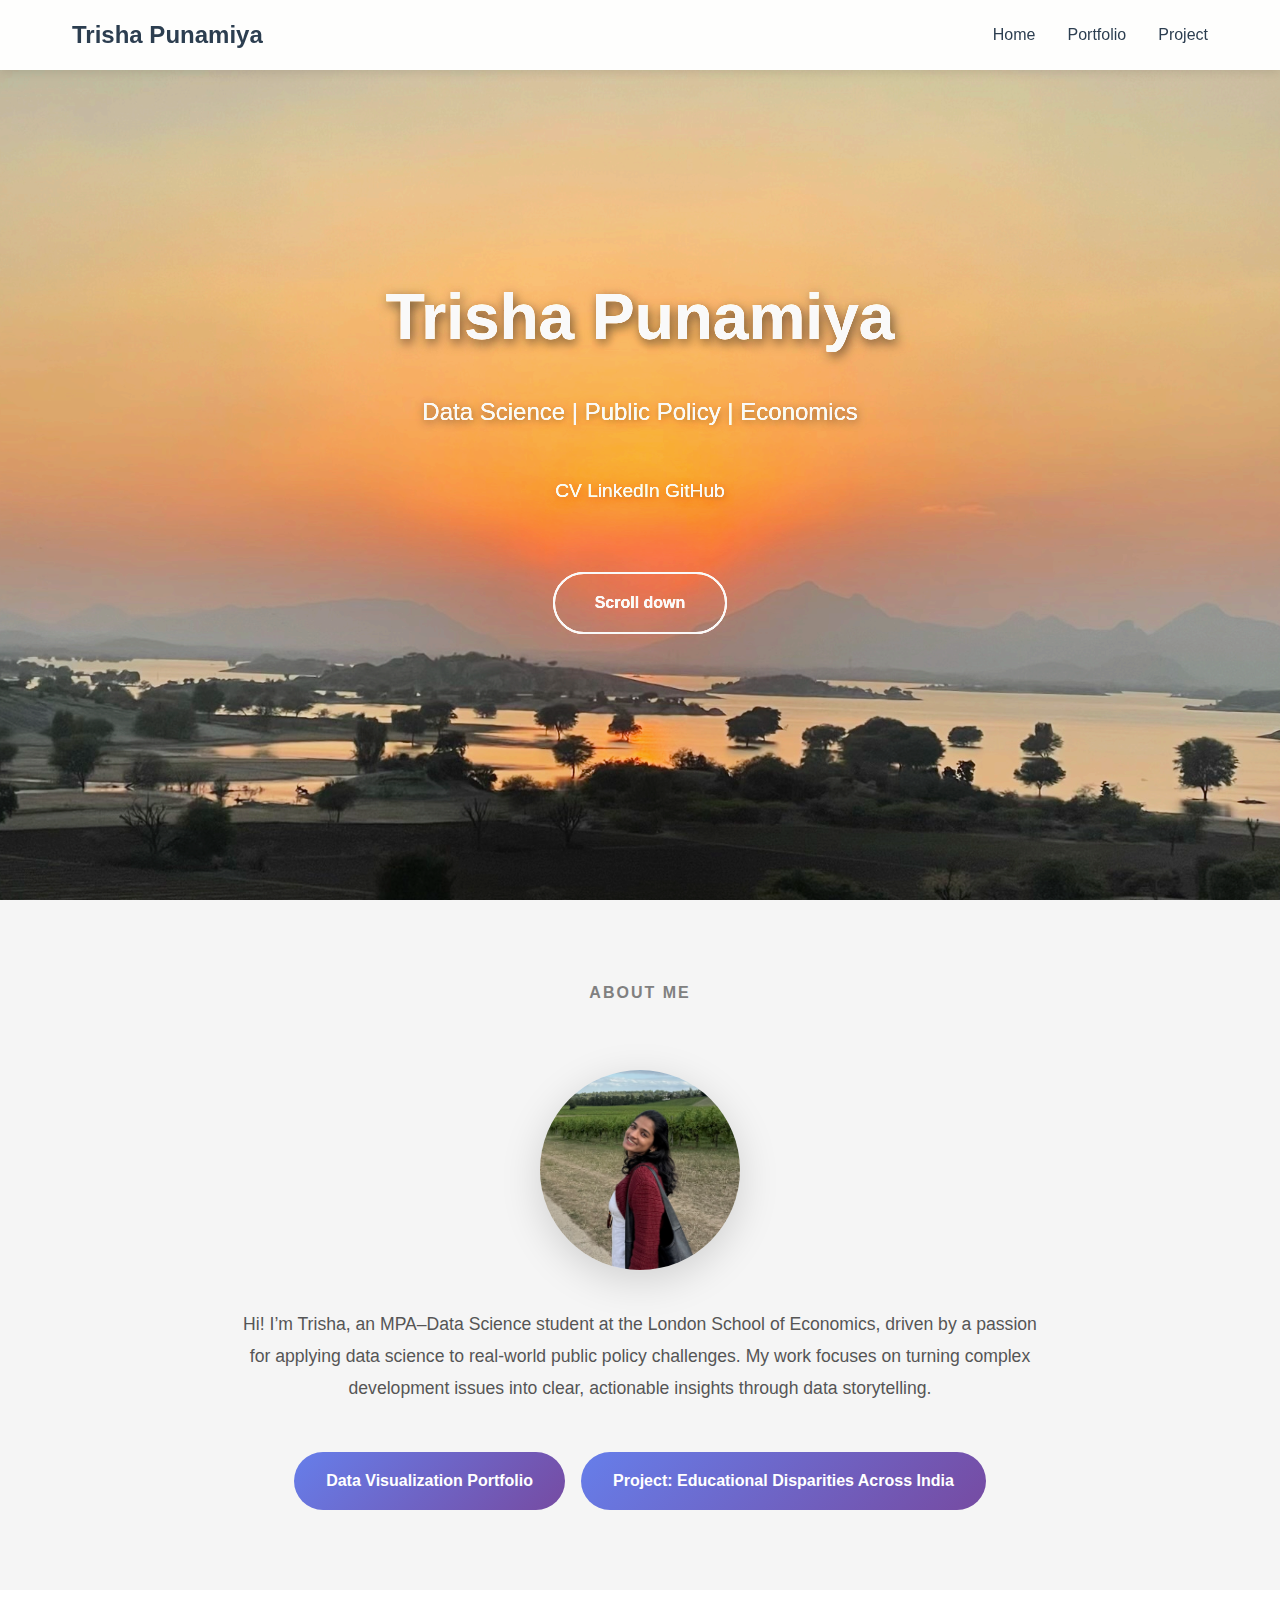
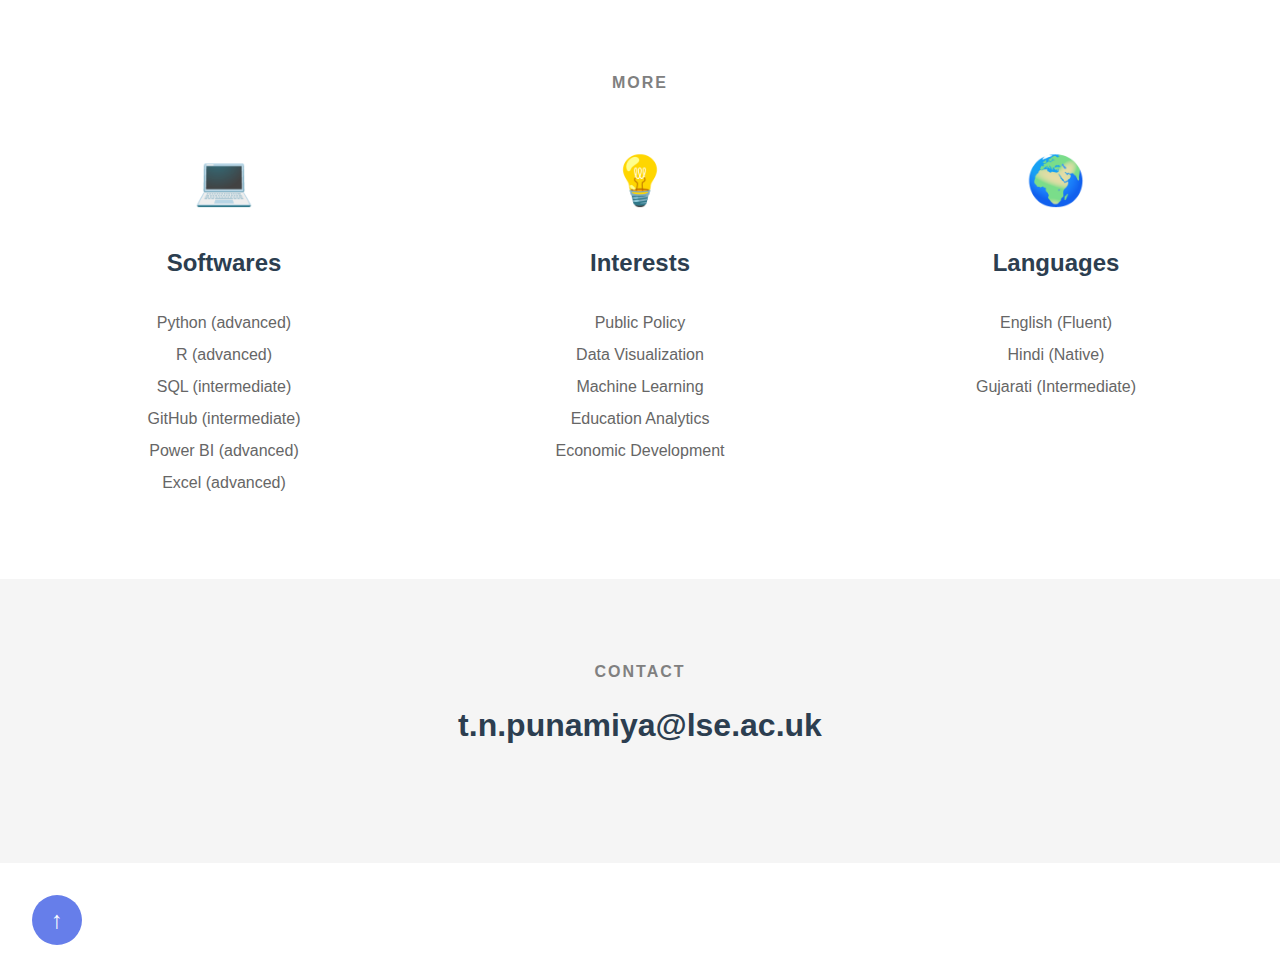
<file: index.html>
<!DOCTYPE html>
<html lang="en">
<head>
    <meta charset="UTF-8">
    <meta name="viewport" content="width=device-width, initial-scale=1.0">
    <title>Trisha Punamiya</title>
    <style>
        * {
            margin: 0;
            padding: 0;
            box-sizing: border-box;
        }

        html {
            scroll-behavior: smooth;
        }

        body {
            font-family: -apple-system, BlinkMacSystemFont, 'Segoe UI', Roboto, sans-serif;
            line-height: 1.6;
            color: #333;
        }

        /* Navigation */
        nav {
            position: fixed;
            top: 0;
            width: 100%;
            background: rgba(255, 255, 255, 0.98);
            backdrop-filter: blur(10px);
            box-shadow: 0 2px 10px rgba(0,0,0,0.1);
            z-index: 1000;
            padding: 1rem 0;
        }

        .nav-container {
            max-width: 1200px;
            margin: 0 auto;
            padding: 0 2rem;
            display: flex;
            justify-content: space-between;
            align-items: center;
        }

        .logo {
            font-size: 1.5rem;
            font-weight: 700;
            color: #2c3e50;
        }

        .nav-links {
            display: flex;
            gap: 2rem;
            list-style: none;
        }

        .nav-links a {
            text-decoration: none;
            color: #2c3e50;
            font-weight: 500;
            transition: color 0.3s;
        }

        .nav-links a:hover {
            color: #3498db;
        }

        /* Hero Section */
        .hero {
            min-height: 100vh;
            display: flex;
            flex-direction: column;
            align-items: center;
            justify-content: center;
            text-align: center;
            background-image: url('images/IMG_2121.png'); 
            background-size: 110%;
            background-position: 92% 50%;
            background-repeat: no-repeat;
            color: white;
            padding: 2rem;
            position: relative;
            filter: brightness(1.3) contrast(0.95);
        }

        .hero > * {
            position: relative;
            z-index: 2;
        }

        .hero h5 {
            color: #cecece;
            font-size: 1rem;
            letter-spacing: 2px;
            margin-bottom: 1rem;
        }

        .hero h1 {
            font-size: 4rem;
            margin-bottom: 1.5rem;
            text-shadow: 2px 4px 12px rgba(0, 0, 0, 0.6);
            font-weight: 700;
        }

        .hero .intro-position {
            font-size: 1.5rem;
            margin-bottom: 1rem;
            text-shadow: 1px 2px 8px rgba(0, 0, 0, 0.5);
        }

        .hero .intro-position span {
            display: inline-block;
            margin: 0 1rem;
        }

        .hero-links {
            margin-top: 2rem;
            display: flex;
            gap: 2rem;
            font-size: 1.2rem;
        }

        .hero-links a {
            color: white;
            text-decoration: none;
            transition: opacity 0.3s;
        }

        .hero-links a:hover {
            opacity: 0.7;
        }

        .btn-scroll {
            margin-top: 3rem;
            padding: 1rem 2.5rem;
            border: 2px solid white;
            border-radius: 50px;
            color: white;
            text-decoration: none;
            font-weight: 600;
            transition: all 0.3s;
        }

        .btn-scroll:hover {
            background: white;
            color: #667eea;
        }

        /* About Section */
        .about-section {
            padding: 5rem 2rem;
            background: #f5f5f5;
        }

        .about-container {
            max-width: 1000px;
            margin: 0 auto;
            text-align: center;
        }

        .about-section h5 {
            color: #808080;
            font-size: 1rem;
            letter-spacing: 2px;
            text-transform: uppercase;
            margin-bottom: 2rem;
        }

        .about-image {
            width: 200px;
            height: 200px;
            border-radius: 50%;
            object-fit: cover;
            margin: 2rem auto;
            box-shadow: 0 10px 40px rgba(0,0,0,0.15);
        }

        .about-text {
            font-size: 1.1rem;
            color: #555;
            line-height: 1.8;
            max-width: 800px;
            margin: 0 auto 3rem;
        }

        .button-section {
            display: flex;
            justify-content: center;
            gap: 1rem;
            flex-wrap: wrap;
        }

        .button-primary {
            padding: 1rem 2rem;
            background: linear-gradient(135deg, #667eea 0%, #764ba2 100%);
            color: white;
            text-decoration: none;
            border-radius: 50px;
            font-weight: 600;
            transition: transform 0.3s;
        }

        .button-primary:hover {
            transform: translateY(-3px);
        }

        /* More Section */
        .more-section {
            padding: 5rem 2rem;
            background: white;
        }

        .more-container {
            max-width: 1200px;
            margin: 0 auto;
        }

        .more-section h5 {
            text-align: center;
            color: #808080;
            font-size: 1rem;
            letter-spacing: 2px;
            text-transform: uppercase;
            margin-bottom: 3rem;
        }

        .services-grid {
            display: grid;
            grid-template-columns: repeat(auto-fit, minmax(300px, 1fr));
            gap: 3rem;
        }

        .service-item {
            text-align: center;
        }

        .service-icon {
            font-size: 3rem;
            color: #808080;
            margin-bottom: 1.5rem;
        }

        .service-item h3 {
            color: #2c3e50;
            margin-bottom: 1.5rem;
            font-size: 1.5rem;
        }

        .service-item ul {
            list-style: none;
            color: #666;
            line-height: 2;
        }

        /* Contact Section */
        .contact-section {
            padding: 5rem 2rem;
            background: #f5f5f5;
            text-align: center;
        }

        .contact-section h5 {
            color: #808080;
            font-size: 1rem;
            letter-spacing: 2px;
            text-transform: uppercase;
            margin-bottom: 1rem;
        }

        .contact-section h1 {
            color: #2c3e50;
            margin-bottom: 2rem;
        }

        .contact-section h3 {
            color: #808080;
            font-size: 1rem;
            font-weight: normal;
        }

        .contact-section a {
            color: #808080;
            text-decoration: none;
        }

        .contact-section a:hover {
            color: #3498db;
        }

        /* Footer */
        footer {
            padding: 2rem;
            background: white;
            text-align: center;
        }

        .back-to-top {
            display: inline-block;
            width: 50px;
            height: 50px;
            background: #667eea;
            color: white;
            border-radius: 50%;
            display: flex;
            align-items: center;
            justify-content: center;
            text-decoration: none;
            font-size: 1.5rem;
            transition: background 0.3s;
        }

        .back-to-top:hover {
            background: #764ba2;
        }

        /* Responsive */
        @media (max-width: 768px) {
            .hero h1 {
                font-size: 2.5rem;
            }

            .hero .intro-position {
                font-size: 1.2rem;
            }

            .hero .intro-position span {
                display: block;
                margin: 0.5rem 0;
            }

            .nav-links {
                gap: 1rem;
                font-size: 0.9rem;
            }

            .nav-container {
                padding: 0 1rem;
            }

            .services-grid {
                grid-template-columns: 1fr;
            }

            .button-section {
                flex-direction: column;
                align-items: center;
            }
        }
    </style>
</head>
<body id="top">
    <nav>
        <div class="nav-container">
            <div class="logo">Trisha Punamiya</div>
            <ul class="nav-links">
                <li><a href="#top">Home</a></li>
                <li><a href="portfolio.html" target="_blank">Portfolio</a></li>
                <li><a href="education-india.html" target="_blank">Project</a></li>
            </ul>
        </div>
    </nav>

    <section class="hero" id="intro">
        <h1>Trisha Punamiya</h1>
        
        <p class="intro-position">
            <span>Data Science | Public Policy | Economics</span>
            <br><br>
            <span class="hero-links">
                <a href="https://drive.google.com/file/d/1nNJHfe0q85dytv18BDmog6hjr2HVUPtz/view?usp=sharing" target="_blank">CV</a>
                <a href="https://www.linkedin.com/in/trisha-punamiya-16b25214b/" target="_blank">LinkedIn</a>
                <a href="https://github.com/tpunamiya" target="_blank">GitHub</a>
            </span>
        </p>

        <a class="btn-scroll" href="#about">Scroll down</a>
    </section>

    <section class="about-section" id="about">
        <div class="about-container">
            <h5>About me</h5>
            
            <img src="images/FullSizeRender.jpeg" alt="Trisha Punamiya" class="about-image">
            
            <p class="about-text">
               Hi! I’m Trisha, an MPA–Data Science student at the London School of Economics, driven by a passion for applying data science to real-world public policy challenges. My work focuses on turning complex development issues into clear, actionable insights through data storytelling.

            </p>

            <div class="button-section">
                <a href="portfolio.html" target="_blank" class="button-primary">Data Visualization Portfolio</a>
                <a href="education-india.html" target="_blank" class="button-primary">Project: Educational Disparities Across India</a>
            </div>
        </div>
    </section>

    <section class="more-section" id="more">
        <div class="more-container">
            <h5>MORE</h5>
            
            <div class="services-grid">
                <div class="service-item">
                    <div class="service-icon">💻</div>
                    <h3>Softwares</h3>
                    <ul>
                        <li>Python (advanced)</li>
                        <li>R (advanced)</li>
                        <li>SQL (intermediate)</li>
                        <li>GitHub (intermediate)</li>
                        <li>Power BI (advanced)</li>
                        <li>Excel (advanced)</li>
                    </ul>
                </div>

                <div class="service-item">
                    <div class="service-icon">💡</div>
                    <h3>Interests</h3>
                    <ul>
                        <li>Public Policy</li>
                        <li>Data Visualization</li>
                        <li>Machine Learning</li>
                        <li>Education Analytics</li>
                        <li>Economic Development</li>
                    </ul>
                </div>

                <div class="service-item">
                    <div class="service-icon">🌍</div>
                    <h3>Languages</h3>
                    <ul>
                        <li>English (Fluent)</li>
                        <li>Hindi (Native)</li>
                        <li>Gujarati (Intermediate)</li>
                    </ul>
                </div>
            </div>
        </div>
    </section>

    <section class="contact-section" id="contact">
        <div class="contact-container">
            <h5>Contact</h5>
            <h1>t.n.punamiya@lse.ac.uk</h1>
        </div>
    </section>

    <footer>
        <a href="#top" class="back-to-top">↑</a>
    </footer>
</body>
</html>
</file>
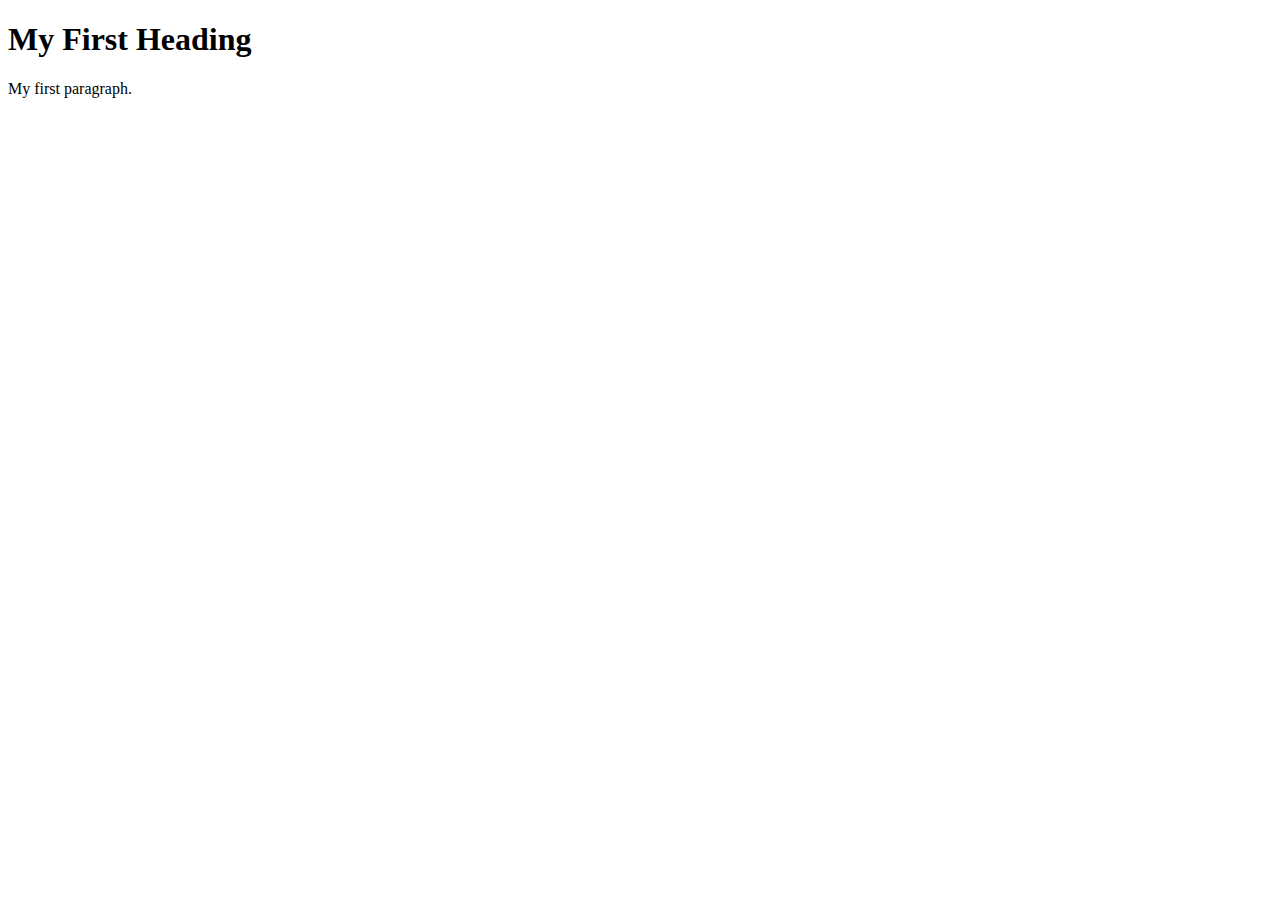
<file: Example1.html>
<!DOCTYPE html>
<html>

<!-- Richard Davies, Data Science -->

<!-- Commenting you code is vital, vital, vital -->
<!-- This is how you add comments to HTML -->

<!-- You can also include
multi - line comments
if you find that useful -->

<!-- To comment something out, use the short-cut CTRL & the "/" key (command + "/" on Mac)-->

<!-- HTML files have two fundamental parts. (1) The head, (2) The body -->

<!-- The head contains things that you do not see on the page -->

<head>
    <title>Page Title</title>
</head>

<!-- The body contains thigs you see -->
<!-- Most elements both open and close, with the content in the middle -->
<!-- Indenting is optional, but helps with readability -->
<body>
    <h1>My First Heading</h1>
    <p>My first paragraph.</p>
</body>
</html>
</file>
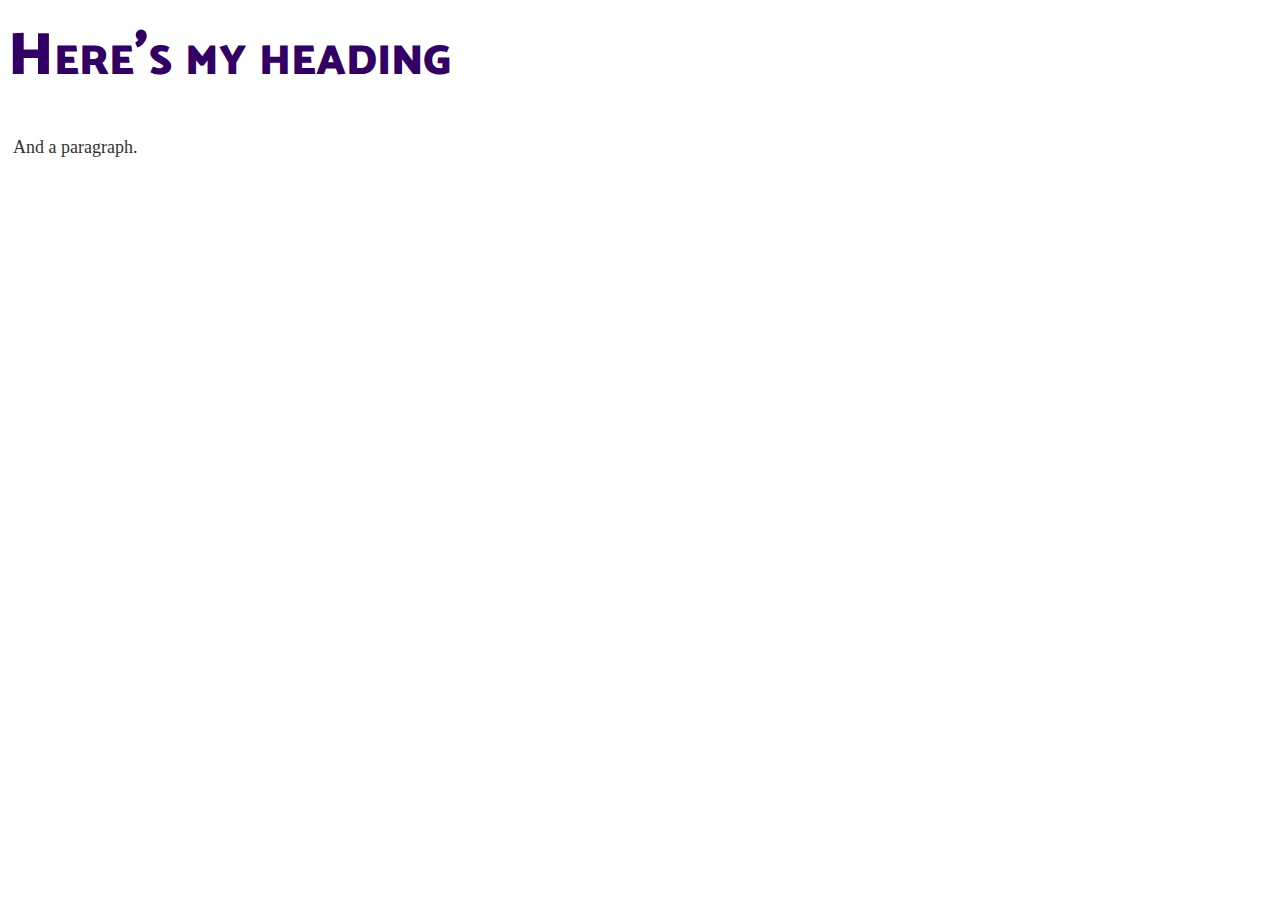
<file: Example2.html>
<!DOCTYPE html>

<!-- Richard Davies, Data Science -->

<html>

<head>
    <title>Richard's Second Example</title>

<!-- Link to my CSS file -->
<!-- The link needs to point to the CSS file, so it needs to be in the right place -->
    <link rel="stylesheet" href="Example2.css">
</head>


<body>

<h1>Here's my heading</h1>
<p>And a paragraph.</p>

</body>
</html>
</file>
<file: Example2.css>
/* Richard Davies */
/* Data Science */

/* This is a comment in CSS */

/* This is a 
multi line comment */

/* CSS files can be used to access e.g. fonts */
@import url('https://fonts.googleapis.com/css2?family=Catamaran:wght@900&display=swap');


/* Format my paragraph */
p {
	font-size: 18px;
	margin: 5px 5px;
	line-height: 22.4px;
	color: #323232;
}

/* Format my heading */
h1 {
	font-family: "Catamaran";
	font-variant: small-caps;
	font-size: 60px;
	color: #320064;
	font-weight: 900;
	margin: 0px 0px 30px 0px;
}
</file>
